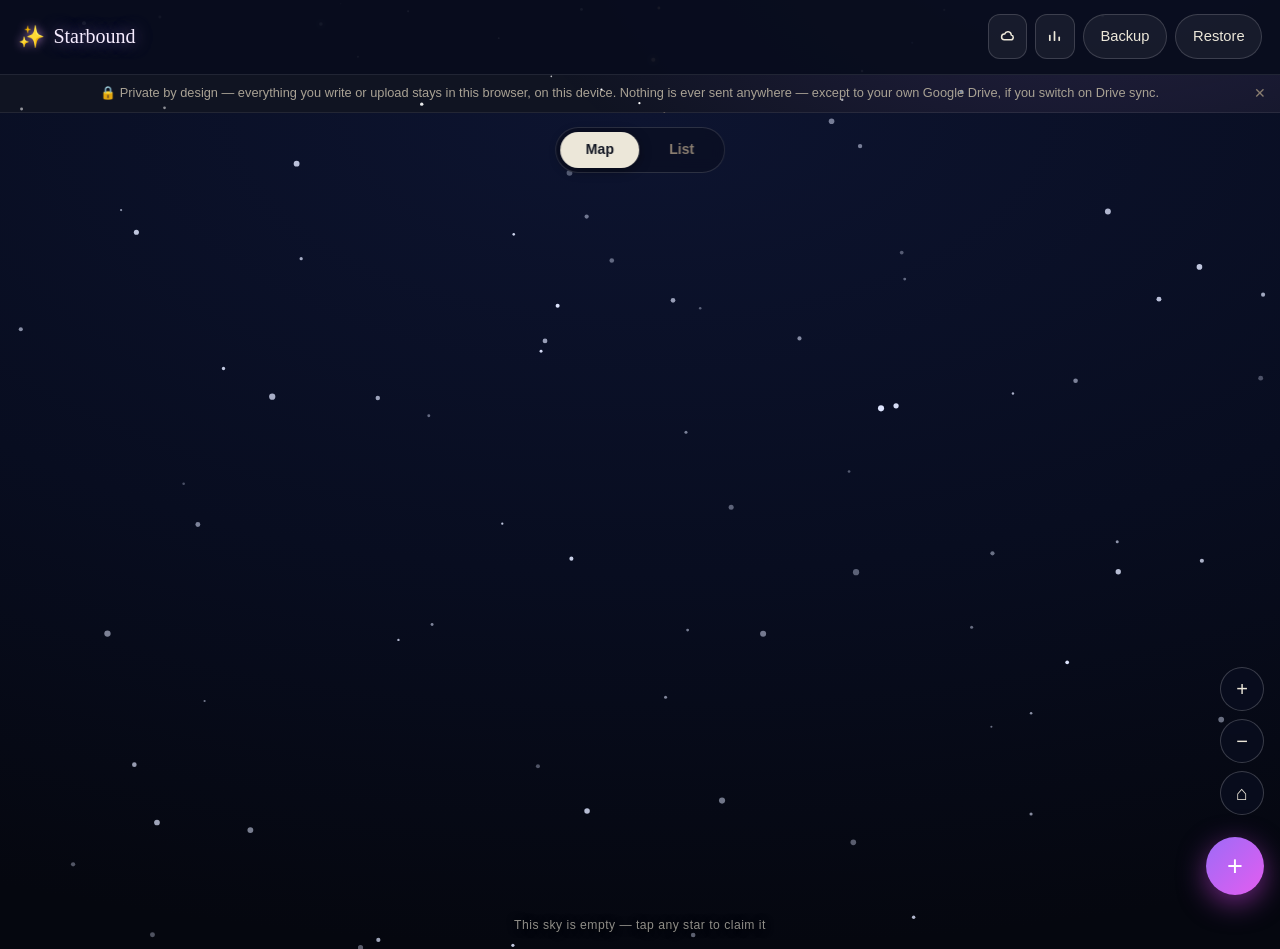
<file: index.html>
<!DOCTYPE html>
<html lang="en">
<head>
<meta charset="utf-8">
<meta name="viewport" content="width=device-width, initial-scale=1, viewport-fit=cover">
<meta name="theme-color" content="#070b1a">
<meta name="description" content="Starbound — a private sky for the words you still need to say. Name a star for those you miss, or for yourself — everything stays on your device.">
<title>Starbound — letters to the stars</title>
<link rel="manifest" href="manifest.webmanifest">
<link rel="icon" type="image/svg+xml" href="icons/favicon.svg">
<link rel="apple-touch-icon" href="icons/icon-192.png">
<script>
  // First-paint routing: the browser may paint before app.js runs, so decide
  // here which view the URL wants and hide the other one immediately.
  (function () {
    try {
      var m = location.hash.match(/^#\/space\/(.+)$/);
      document.documentElement.className += m ? ' boot-space' : ' boot-spaces';
    } catch (e) {}
  })();
</script>
<link rel="stylesheet" href="styles.css?v=19">
</head>
<body>

<header class="topbar">
  <div class="brand">
    <span class="brand-mark" aria-hidden="true">✨</span>
    <span class="brand-name">Starbound</span>
  </div>
  <div class="top-actions">
    <button id="btn-drive" class="btn btn-ghost btn-icon" type="button" aria-label="Google Drive sync" title="Sync with Google Drive" hidden>
      <svg width="15" height="15" viewBox="0 0 16 16" fill="none" stroke="currentColor" stroke-width="1.6" stroke-linecap="round" stroke-linejoin="round" aria-hidden="true">
        <path d="M4.6 12.6h6.9a2.6 2.6 0 0 0 .5-5.15 3.6 3.6 0 0 0-7-1.05A2.75 2.75 0 0 0 4.6 12.6Z"/>
      </svg>
    </button>
    <button id="btn-stats" class="btn btn-ghost btn-icon" type="button" aria-label="Your sky in numbers">
      <svg width="15" height="15" viewBox="0 0 16 16" fill="none" stroke="currentColor" stroke-width="1.8" stroke-linecap="round" aria-hidden="true">
        <line x1="3" y1="13" x2="3" y2="8"/><line x1="8" y1="13" x2="8" y2="4"/><line x1="13" y1="13" x2="13" y2="10"/>
      </svg>
    </button>
    <button id="btn-export" class="btn btn-ghost" type="button">Backup</button>
    <button id="btn-import" class="btn btn-ghost" type="button">Restore</button>
    <input type="file" id="import-file" accept="application/json,.json" hidden>
  </div>
</header>

<p class="privacy-note" id="privacy-note">
  <span aria-hidden="true">🔒</span>
  Private by design — everything you write or upload stays in this browser, on this device. Nothing is ever sent anywhere — except to your own Google Drive, if you switch on Drive sync.
  <button type="button" id="privacy-dismiss" class="privacy-dismiss" aria-label="Dismiss">✕</button>
</p>

<!-- ============ HOME: MAP + LIST ============ -->
<main id="view-spaces" class="view view-home">
  <div class="view-toggle home-toggle" role="tablist" aria-label="Choose view">
    <button id="tab-map" class="view-tab active" role="tab" aria-selected="true" type="button">Map</button>
    <button id="tab-list" class="view-tab" role="tab" aria-selected="false" type="button">List</button>
  </div>
  <section id="home-map" class="home-map" aria-label="Sky map">
    <canvas id="mapview-canvas"></canvas>
    <div class="map-controls">
      <button id="map-zoom-in" type="button" aria-label="Zoom in">+</button>
      <button id="map-zoom-out" type="button" aria-label="Zoom out">−</button>
      <button id="map-recenter" type="button" aria-label="Go to my stars">⌂</button>
    </div>
    <p class="map-hint" id="map-hint">Drag to explore the sky · tap a star to claim it</p>
    <button id="btn-new-space-fab" class="map-fab" type="button" aria-label="Name a new star">+</button>
  </section>
  <section id="home-list" class="home-list" hidden aria-label="Star list">
    <div id="list-rows"></div>
    <button id="btn-new-space" class="btn btn-primary btn-new-space" type="button">+ New star</button>
  </section>
</main>

<!-- ============ STAR DETAIL ============ -->
<main id="view-space" class="view" hidden>
  <button id="btn-back" class="btn btn-ghost btn-back" type="button">← All stars</button>

  <section class="space-hero">
    <img id="space-photo" class="space-photo" alt="" hidden>
    <div class="space-hero-text">
      <h1 id="space-name"></h1>
      <p id="space-dates" class="space-dates"></p>
      <p id="space-dedication" class="space-dedication"></p>
    </div>
    <div class="space-hero-actions">
      <button id="btn-edit-space" class="btn btn-ghost" type="button">Edit</button>
      <button id="btn-delete-space" class="btn btn-danger-ghost" type="button">Destroy</button>
    </div>
  </section>

  <section id="timeline" class="timeline" aria-live="polite"></section>
  <p id="timeline-empty" class="empty-sub center" hidden>Nothing here yet — write the first one below.</p>

  <section class="composer" aria-label="New message">
    <div id="pending" class="pending"></div>
    <label class="sr-only" for="composer-text">Write a message</label>
    <textarea id="composer-text" rows="2" placeholder="Write…"></textarea>
    <div class="composer-row">
      <button id="btn-attach-photo" class="btn btn-icon" type="button" title="Attach a photo" aria-label="Attach a photo">📷</button>
      <button id="btn-attach-video" class="btn btn-icon" type="button" title="Attach a video" aria-label="Attach a video">🎬</button>
      <button id="btn-record" class="btn btn-icon" type="button" title="Record a voice note" aria-label="Record a voice note">🎙️</button>
      <button id="btn-send" class="btn btn-primary" type="button">Send</button>
    </div>
    <div id="recorder" class="recorder" hidden>
      <span class="rec-dot" aria-hidden="true"></span>
      <span id="rec-time">0:00</span>
      <button id="btn-stop-rec" class="btn btn-danger" type="button">Stop</button>
    </div>
    <input type="file" id="file-photo" accept="image/*" hidden>
    <input type="file" id="file-video" accept="video/*" hidden>
  </section>
</main>

<!-- ============ STAR DIALOG ============ -->
<dialog id="space-dialog">
  <form id="space-form" method="dialog">
    <h2 id="space-dialog-title">New star</h2>
    <label class="field">
      <span>Name *</span>
      <input id="f-name" type="text" required maxlength="80" autocomplete="off" placeholder="e.g. Ammachi, or “Morning pages”">
    </label>
    <label class="field">
      <span>Photo</span>
      <input id="f-photo" type="file" accept="image/*">
    </label>
    <div class="field-row">
      <label class="field">
        <span>Dates</span>
        <input id="f-dates" type="text" maxlength="40" autocomplete="off" placeholder="e.g. 1940 – 2020">
      </label>
    </div>
    <label class="field">
      <span>About this star</span>
      <input id="f-dedication" type="text" maxlength="140" autocomplete="off" placeholder="e.g. Letters I never sent">
    </label>
    <div class="dialog-actions">
      <button type="button" id="btn-cancel-space" class="btn btn-ghost">Cancel</button>
      <button type="submit" class="btn btn-primary">Save</button>
    </div>
  </form>
</dialog>

<script src="vendor/sweetalert2.min.js?v=1"></script>
<script src="app.js?v=28"></script>
  <script src="drive-sync.js?v=3"></script>
</body>
</html>
</file>
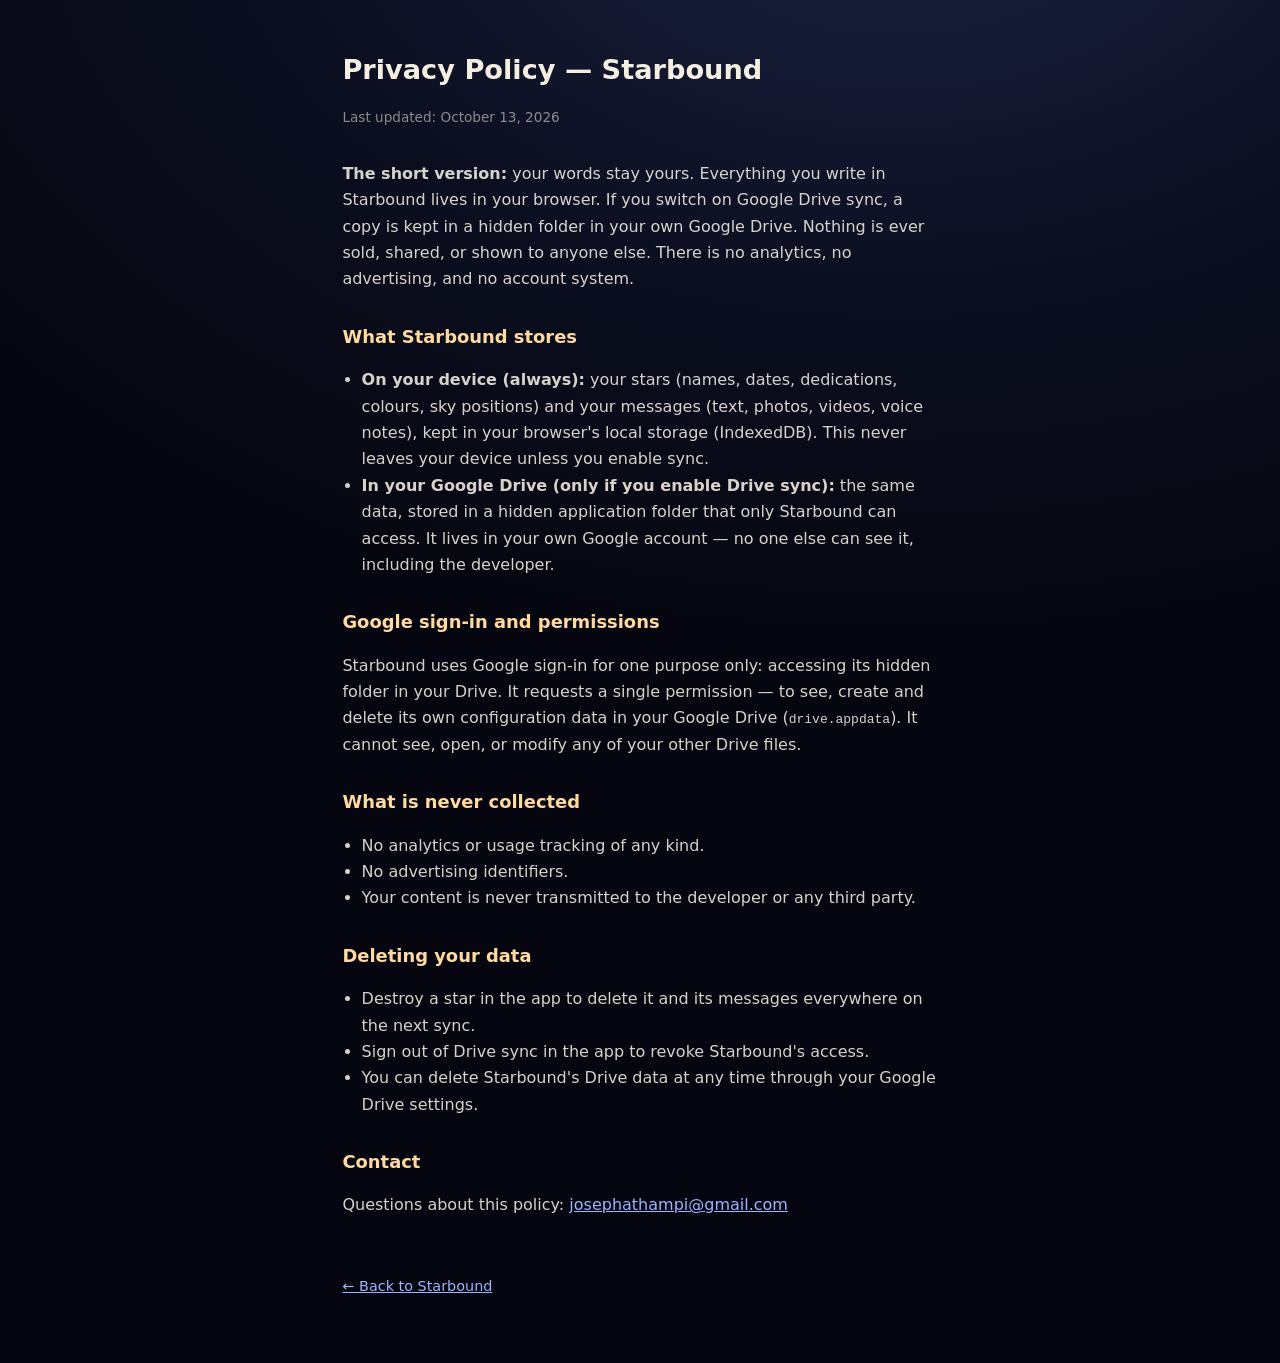
<file: privacy.html>
<!DOCTYPE html>
<html lang="en">
<head>
<meta charset="utf-8">
<meta name="viewport" content="width=device-width, initial-scale=1">
<title>Privacy Policy — Starbound</title>
<link rel="icon" href="icons/favicon.svg" type="image/svg+xml">
<style>
  :root { color-scheme: dark; }
  * { box-sizing: border-box; }
  body {
    margin: 0; min-height: 100vh; color: #f5efe2;
    font-family: system-ui, -apple-system, "Segoe UI", sans-serif;
    background: radial-gradient(1200px 800px at 70% -10%, #1b2342 0%, #0b0e1f 55%, #05060f 100%);
    line-height: 1.65;
  }
  main { max-width: 640px; margin: 0 auto; padding: 3rem 1.4rem 4rem; }
  h1 { font-size: 1.7rem; margin: 0 0 0.2rem; }
  .updated { color: rgba(245,239,226,.55); font-size: .85rem; margin-bottom: 2rem; }
  h2 { font-size: 1.12rem; margin: 1.8rem 0 0.5rem; color: #ffd9a0; }
  p, li { color: rgba(245,239,226,.88); }
  ul { padding-left: 1.2rem; }
  a { color: #9db4ff; }
  .back { display: inline-block; margin-top: 2.5rem; font-size: .9rem; }
</style>
</head>
<body>
<main>
  <h1>Privacy Policy — Starbound</h1>
  <p class="updated">Last updated: October 13, 2026</p>

  <p><strong>The short version:</strong> your words stay yours. Everything you
  write in Starbound lives in your browser. If you switch on Google Drive sync,
  a copy is kept in a hidden folder in your own Google Drive. Nothing is ever
  sold, shared, or shown to anyone else. There is no analytics, no advertising,
  and no account system.</p>

  <h2>What Starbound stores</h2>
  <ul>
    <li><strong>On your device (always):</strong> your stars (names, dates,
    dedications, colours, sky positions) and your messages (text, photos,
    videos, voice notes), kept in your browser's local storage (IndexedDB).
    This never leaves your device unless you enable sync.</li>
    <li><strong>In your Google Drive (only if you enable Drive sync):</strong>
    the same data, stored in a hidden application folder that only Starbound
    can access. It lives in your own Google account — no one else can see it,
    including the developer.</li>
  </ul>

  <h2>Google sign-in and permissions</h2>
  <p>Starbound uses Google sign-in for one purpose only: accessing its hidden
  folder in your Drive. It requests a single permission — to see, create and
  delete its own configuration data in your Google Drive
  (<code>drive.appdata</code>). It cannot see, open, or modify any of your
  other Drive files.</p>

  <h2>What is never collected</h2>
  <ul>
    <li>No analytics or usage tracking of any kind.</li>
    <li>No advertising identifiers.</li>
    <li>Your content is never transmitted to the developer or any third party.</li>
  </ul>

  <h2>Deleting your data</h2>
  <ul>
    <li>Destroy a star in the app to delete it and its messages everywhere on
    the next sync.</li>
    <li>Sign out of Drive sync in the app to revoke Starbound's access.</li>
    <li>You can delete Starbound's Drive data at any time through your Google
    Drive settings.</li>
  </ul>

  <h2>Contact</h2>
  <p>Questions about this policy: <a href="mailto:josephathampi@gmail.com">josephathampi@gmail.com</a></p>

  <a class="back" href="./">← Back to Starbound</a>
</main>
</body>
</html>
</file>
<file: styles.css>
/* Starbound — calm, warm, minimal. System fonts only. */

:root {
  --paper: #faf7f1;
  --card: #ffffff;
  --ink: #2c2620;
  --muted: #8a7e70;
  --line: #e7dfd2;
  --accent: #a5762f;
  --accent-soft: #f3e8d3;
  --danger: #a33b2e;
  --radius: 14px;
  --shadow: 0 1px 3px rgba(60, 45, 25, 0.08), 0 4px 14px rgba(60, 45, 25, 0.06);
}

* { box-sizing: border-box; }

html { -webkit-text-size-adjust: 100%; }

body {
  margin: 0;
  background: var(--paper);
  color: var(--ink);
  font-family: -apple-system, BlinkMacSystemFont, "Segoe UI", Roboto, Helvetica, Arial, sans-serif;
  line-height: 1.55;
  min-height: 100vh;
  padding-bottom: env(safe-area-inset-bottom);
}

h1, h2, .serif {
  font-family: Georgia, "Times New Roman", serif;
  font-weight: 600;
  letter-spacing: 0.01em;
}

.sr-only {
  position: absolute; width: 1px; height: 1px;
  overflow: hidden; clip: rect(0 0 0 0); white-space: nowrap;
}

/* ---------- top bar ---------- */
.topbar {
  display: flex; align-items: center; justify-content: space-between;
  padding: 0.9rem 1.1rem;
  border-bottom: 1px solid var(--line);
  background: var(--card);
  position: sticky; top: 0; z-index: 20;
  transition: opacity 0.5s ease;
}
/* cinematic mode: during birth/supernova animations the foreground UI gets
   out of the way so the event owns the whole sky */
body.cinematic .topbar,
body.cinematic .view,
body.cinematic .privacy-note {
  opacity: 0;
  pointer-events: none;
}
.brand { display: flex; align-items: center; gap: 0.55rem; }
.brand-mark { font-size: 1.35rem; }
.brand-name { font-family: Georgia, serif; font-size: 1.25rem; }
.top-actions { display: flex; gap: 0.5rem; }
.btn-icon { padding: 0.55rem 0.7rem; line-height: 1; }
.btn.drive-off { opacity: 0.55; }
/* ---------- drive sync dialog ---------- */
.sb-swal .drive-blurb {
  font-size: 0.92rem; line-height: 1.55;
  color: rgba(245, 239, 226, 0.82);
  margin: 0.4rem 0 0.2rem;
}

.privacy-note {
  margin: 0; padding: 0.55rem 2.4rem 0.55rem 1.1rem;
  font-size: 0.8rem; color: var(--muted);
  background: var(--accent-soft);
  border-bottom: 1px solid var(--line);
  text-align: center;
  position: relative;
  transition: opacity 0.5s ease;
}
.privacy-note[hidden] { display: none; }
.privacy-dismiss {
  position: absolute; right: 0.5rem; top: 50%;
  transform: translateY(-50%);
  background: none; border: none; cursor: pointer;
  color: var(--muted); font-size: 0.85rem; line-height: 1;
  padding: 0.4rem;
}
.privacy-dismiss:hover { color: var(--ink); }

/* ---------- buttons ---------- */
.btn {
  font: inherit; font-size: 0.92rem;
  border: 1px solid var(--line); border-radius: 999px;
  background: var(--card); color: var(--ink);
  padding: 0.5rem 1.05rem; cursor: pointer;
  transition: background 0.15s, transform 0.05s;
}
.btn:active { transform: scale(0.97); }
.btn-primary {
  background: var(--ink); border-color: var(--ink); color: #fff;
}
.btn-ghost { background: transparent; }
.btn-danger { background: var(--danger); border-color: var(--danger); color: #fff; }
.btn-danger-ghost { background: transparent; color: var(--danger); border-color: #e3c4bd; }
.btn-icon { font-size: 1.15rem; padding: 0.45rem 0.7rem; border-radius: 12px; }
.btn-icon.recording { background: var(--danger); border-color: var(--danger); color: #fff; }
.btn:disabled { opacity: 0.45; cursor: default; }

/* ---------- views ---------- */
.view { max-width: 720px; margin: 0 auto; padding: 1.1rem; transition: opacity 0.5s ease; }
/* first-paint routing (see the inline script in <head>): the app removes the
   boot-* class once it takes over visibility with the hidden attribute */
html.boot-space #view-spaces,
html.boot-spaces #view-space { display: none; }

.empty { text-align: center; padding: 3.5rem 1rem; color: var(--muted); }
.empty-title { font-family: Georgia, serif; font-size: 1.4rem; color: var(--ink); margin: 0 0 0.4rem; }
.empty-sub { margin: 0.3rem 0; }
.center { text-align: center; }

.btn-new-space { display: block; margin: 0 auto; }
/* ---------- space detail ---------- */
.btn-back { margin-bottom: 1rem; }
.space-hero {
  background: var(--card); border: 1px solid var(--line);
  border-radius: var(--radius); box-shadow: var(--shadow);
  padding: 1.2rem; margin-bottom: 1.2rem;
  display: flex; gap: 1rem; align-items: center; flex-wrap: wrap;
}
.space-photo {
  width: 84px; height: 84px; border-radius: 50%;
  object-fit: cover; border: 2px solid var(--line); flex: none;
}
.space-hero-text { flex: 1 1 180px; }
.space-hero-text h1 { margin: 0 0 0.15rem; font-size: 1.5rem; }
.space-dates { margin: 0; color: var(--muted); font-size: 0.9rem; }
.space-dedication { margin: 0.3rem 0 0; font-style: italic; color: var(--muted); }
.space-hero-actions { display: flex; gap: 0.5rem; margin-left: auto; }

/* ---------- timeline ---------- */
.timeline { display: flex; flex-direction: column; gap: 0.9rem; margin-bottom: 1.2rem; }
.msg {
  background: var(--card); border: 1px solid var(--line);
  border-radius: var(--radius); box-shadow: var(--shadow);
  padding: 0.85rem 1rem; max-width: 92%;
}
.msg-head { display: flex; justify-content: space-between; align-items: baseline; gap: 0.6rem; margin-bottom: 0.35rem; }
.msg-time { font-size: 0.75rem; color: var(--muted); white-space: nowrap; }
.msg-del {
  border: none; background: none; color: var(--muted);
  font-size: 0.85rem; cursor: pointer; padding: 0.1rem 0.3rem;
}
.msg-del:hover { color: var(--danger); }
.msg p { margin: 0; white-space: pre-wrap; word-break: break-word; }
.msg img, .msg video {
  max-width: 100%; border-radius: 10px; display: block; margin-top: 0.4rem;
}
.msg audio { width: 100%; margin-top: 0.4rem; }
.msg .msg-label { font-size: 0.78rem; color: var(--muted); margin-bottom: 0.2rem; }

/* ---------- composer ---------- */
.composer {
  position: sticky; bottom: 0;
  background: var(--card); border: 1px solid var(--line);
  border-radius: var(--radius); box-shadow: var(--shadow);
  padding: 0.8rem; margin-bottom: 0.5rem;
}
.composer textarea {
  width: 100%; font: inherit; resize: vertical; min-height: 2.6rem;
  border: 1px solid var(--line); border-radius: 10px;
  padding: 0.6rem 0.75rem; background: var(--paper); color: var(--ink);
}
.composer textarea:focus { outline: 2px solid var(--accent-soft); border-color: var(--accent); }
.composer-row { display: flex; gap: 0.5rem; margin-top: 0.6rem; align-items: center; }
.composer-row .btn-primary { margin-left: auto; }

.pending { display: flex; flex-direction: column; gap: 0.5rem; margin-bottom: 0.6rem; }
.pending:empty { display: none; }
.pending-item {
  display: flex; align-items: center; gap: 0.6rem;
  background: var(--paper); border: 1px dashed var(--line);
  border-radius: 10px; padding: 0.45rem 0.6rem; font-size: 0.85rem;
}
.pending-item img { width: 44px; height: 44px; object-fit: cover; border-radius: 8px; }
.pending-item audio { flex: 1; min-width: 0; height: 32px; }
.pending-item button { margin-left: auto; border: none; background: none; cursor: pointer; color: var(--muted); font-size: 1rem; }

.recorder {
  display: flex; align-items: center; gap: 0.6rem;
  margin-top: 0.6rem; padding: 0.5rem 0.7rem;
  background: #fbeeee; border: 1px solid #e3c4bd; border-radius: 10px;
  font-variant-numeric: tabular-nums;
}
.recorder[hidden] { display: none; }
.rec-dot {
  width: 10px; height: 10px; border-radius: 50%;
  background: var(--danger); animation: pulse 1.2s infinite;
}
@keyframes pulse { 50% { opacity: 0.35; } }

/* ---------- dialog ---------- */
dialog {
  border: 1px solid var(--line); border-radius: var(--radius);
  padding: 1.4rem; max-width: 420px; width: calc(100vw - 3rem);
  box-shadow: 0 12px 40px rgba(60, 45, 25, 0.18);
  background: var(--card); color: var(--ink);
}
dialog::backdrop { background: rgba(44, 38, 32, 0.45); }
dialog h2 { margin: 0 0 1rem; font-size: 1.3rem; }
.field { display: block; margin-bottom: 0.9rem; }
.field > span { display: block; font-size: 0.85rem; color: var(--muted); margin-bottom: 0.3rem; }
.field input[type="text"] {
  width: 100%; font: inherit; padding: 0.55rem 0.7rem;
  border: 1px solid var(--line); border-radius: 10px; background: var(--paper);
}
.field input[type="file"] { font: inherit; font-size: 0.88rem; }
.dialog-actions { display: flex; justify-content: flex-end; gap: 0.6rem; margin-top: 1.1rem; }

@media (max-width: 480px) {
  .view { padding: 0.9rem; }
  .space-hero-actions { margin-left: 0; width: 100%; }
}

/* ---------- release-to-stars send animation ---------- */
.stars-overlay {
  position: fixed; inset: 0; z-index: 100;
  background: radial-gradient(120% 90% at 50% 110%, #1b2340 0%, #0d1226 55%, #060912 100%);
  display: flex; align-items: center; justify-content: center;
  pointer-events: none;
}
.stars-overlay.clear {
  background: transparent;
}
.stars-canvas {
  position: absolute; inset: 0; width: 100%; height: 100%;
}
.stars-message {
  position: absolute; left: 50%; top: 50%;
  transform: translate(-50%, -50%);
  max-width: min(78vw, 420px);
  color: #f5efe2;
  font-family: Georgia, "Times New Roman", serif;
  font-size: 1.25rem; line-height: 1.6; text-align: center;
  text-shadow: 0 1px 12px rgba(0, 0, 0, 0.6);
}
.stars-message p { margin: 0; }
.stars-attachments { margin-top: 0.6rem; font-size: 1.6rem; }
.stars-caption {
  position: absolute; left: 0; right: 0; bottom: 12vh;
  text-align: center;
  color: rgba(245, 239, 226, 0.75);
  font-size: 0.82rem; letter-spacing: 0.22em; text-transform: uppercase;
  opacity: 0;
}

/* ---------- styled dialogs (SweetAlert2) ---------- */
.sb-swal {
  border: 1px solid rgba(255, 255, 255, 0.12);
  border-radius: 18px;
  box-shadow: 0 18px 60px rgba(0, 0, 0, 0.65), 0 0 60px rgba(124, 92, 255, 0.12);
  font-family: inherit;
  padding: 1.8rem 1.6rem 1.5rem;
}
.sb-swal .swal2-html-container {
  color: rgba(245, 239, 226, 0.88);
  font-size: 1.02rem;
  line-height: 1.55;
  margin: 0.4em 0 0;
}
.sb-swal .swal2-actions { margin-top: 1.4em; gap: 0.6rem; }
.sb-swal .swal2-confirm,
.sb-swal .swal2-cancel {
  border-radius: 999px;
  padding: 0.55em 1.7em;
  font-weight: 600;
  font-size: 0.95rem;
}
.sb-swal .swal2-cancel {
  background: rgba(255, 255, 255, 0.1) !important;
  color: #f5efe2 !important;
}

/* ---------- home: map / list toggle ---------- */
.view-toggle {
  display: flex;
  gap: 0.25rem;
  background: rgba(255, 255, 255, 0.06);
  border: 1px solid var(--line);
  border-radius: 999px;
  padding: 0.25rem;
  margin: 0 auto 0.9rem;
  width: max-content;
}
.view-tab {
  border: none; background: none; cursor: pointer;
  color: var(--muted);
  font: inherit; font-size: 0.88rem; font-weight: 600;
  padding: 0.45rem 1.6rem;
  border-radius: 999px;
  -webkit-tap-highlight-color: transparent;
}
.view-tab.active {
  background: #ece7d9; color: #141824;
  box-shadow: 0 2px 12px rgba(0, 0, 0, 0.4);
}

/* ---------- home: fullscreen sky ---------- */
.view-home { max-width: none; padding: 0; }
.home-toggle {
  position: absolute; top: 0.85rem; left: 50%; transform: translateX(-50%);
  z-index: 10; margin: 0;
  background: rgba(10, 14, 32, 0.62);
  border-color: rgba(255, 255, 255, 0.14);
  backdrop-filter: blur(8px); -webkit-backdrop-filter: blur(8px);
}

/* ---------- interactive sky map (edge to edge, no box) ---------- */
.home-map {
  position: relative;
  height: calc(100dvh - 64px);
  min-height: 430px;
  overflow: hidden;
  touch-action: none;
  background: radial-gradient(130% 100% at 50% 0%, #0d1430 0%, #080d20 55%, #05070f 100%);
}
#mapview-canvas {
  position: absolute; inset: 0; width: 100%; height: 100%;
  display: block;
}
.map-controls {
  position: absolute; right: 1rem; bottom: 8.4rem;
  display: flex; flex-direction: column; gap: 0.5rem;
  z-index: 6;
}
.map-controls button {
  width: 44px; height: 44px; border-radius: 50%;
  border: 1px solid rgba(255, 255, 255, 0.2);
  background: rgba(10, 14, 32, 0.72);
  color: #ece7d9; font-size: 1.25rem; line-height: 1;
  cursor: pointer; backdrop-filter: blur(4px);
  -webkit-tap-highlight-color: transparent;
}
.map-controls button:active { transform: scale(0.92); }
.map-hint {
  position: absolute; left: 0; right: 0; bottom: 0.9rem;
  margin: 0; text-align: center;
  color: rgba(236, 231, 217, 0.6); font-size: 0.76rem; letter-spacing: 0.04em;
  text-shadow: 0 1px 8px rgba(0, 0, 0, 0.9);
  pointer-events: none;
  padding: 0 1rem;
}
.map-fab {
  position: absolute; right: 1rem; bottom: 3.4rem; z-index: 6;
  width: 58px; height: 58px; border-radius: 50%;
  border: none; cursor: pointer;
  background: linear-gradient(135deg, #9d6bf7, #e35df0);
  color: #fff; font-size: 1.7rem; line-height: 1;
  box-shadow: 0 8px 28px rgba(217, 70, 239, 0.5);
  -webkit-tap-highlight-color: transparent;
}
.map-fab:active { transform: scale(0.92); }

/* ---------- star list ---------- */
.home-list {
  max-width: 720px; margin: 0 auto; width: 100%;
  padding: 4.4rem 1.1rem 1.5rem;
  min-height: calc(100dvh - 64px);
}
.star-row {
  display: flex; align-items: center; gap: 0.9rem;
  width: 100%; text-align: left;
  background: var(--card); border: 1px solid var(--line);
  border-radius: 16px; padding: 0.85rem 1rem;
  margin-bottom: 0.6rem; cursor: pointer;
  font: inherit; color: inherit;
  -webkit-tap-highlight-color: transparent;
}
.star-row:active { transform: scale(0.99); }
.star-row-dot {
  flex: none; width: 13px; height: 13px; border-radius: 50%;
  background: radial-gradient(circle, #fff 0%, rgba(var(--hue, 255, 220, 180), 0.95) 55%, rgba(var(--hue, 255, 220, 180), 0) 75%);
  box-shadow: 0 0 10px 3px rgba(var(--hue, 255, 220, 180), 0.5);
}
.star-row-text { flex: 1; min-width: 0; }
.star-row-name {
  display: block; font-weight: 600; font-size: 1rem;
  overflow: hidden; text-overflow: ellipsis; white-space: nowrap;
}
.star-row-sub { display: block; color: var(--muted); font-size: 0.8rem; margin-top: 0.1rem; }
.star-row-go { color: var(--muted); font-size: 1.1rem; }

/* ---------- your sky in numbers ---------- */
.sb-swal .stat-row {
  display: flex; justify-content: space-between; align-items: baseline;
  padding: 0.45rem 0.1rem;
  border-bottom: 1px solid rgba(255, 255, 255, 0.08);
  font-size: 0.98rem;
}
.sb-swal .stat-row strong { font-size: 1.15rem; }
.sb-swal .stat-sub {
  font-size: 0.82rem; color: rgba(245, 239, 226, 0.6);
  padding: 0.4rem 0.1rem 0.2rem; text-align: left;
}
.sb-swal .stat-foot {
  margin: 1rem 0 0; font-size: 0.8rem;
  color: rgba(245, 239, 226, 0.55); font-style: italic;
}

/* ---------- dark starry space view ---------- */
#starfield {
  position: fixed; inset: 0; width: 100%; height: 100%;
  display: none; pointer-events: none; z-index: 0;
}
body.in-space { background: #070b1a; color: #ece7d9; }
body.in-space #starfield { display: block; }
body.in-space .view { position: relative; z-index: 1; }
body.in-space .topbar {
  background: rgba(9, 13, 30, 0.94);
  border-color: rgba(255, 255, 255, 0.1);
  color: #ece7d9;
}
body.in-space .privacy-note {
  background: rgba(255, 255, 255, 0.04);
  border-color: rgba(255, 255, 255, 0.08);
  color: #a9a294;
}
body.in-space .space-hero,
body.in-space .star-row,
body.in-space .msg,
body.in-space .composer {
  background: rgba(255, 255, 255, 0.05);
  border-color: rgba(255, 255, 255, 0.12);
  color: #ece7d9;
  box-shadow: none;
}
body.in-space .space-dates,
body.in-space .space-dedication,
body.in-space .msg-time,
body.in-space .msg .msg-label,
body.in-space .msg-del,
body.in-space .empty-sub { color: #a9a294; }
body.in-space .composer {
  background: #0c1124;
  box-shadow: 0 -10px 34px rgba(0, 0, 0, 0.55);
}
body.in-space .composer textarea {
  background: rgba(255, 255, 255, 0.06);
  border-color: rgba(255, 255, 255, 0.14);
  color: #ece7d9;
}
body.in-space .composer textarea::placeholder { color: #7d7668; }
body.in-space .btn {
  background: rgba(255, 255, 255, 0.06);
  border-color: rgba(255, 255, 255, 0.16);
  color: #ece7d9;
}
body.in-space .btn-primary { background: #ece7d9; border-color: #ece7d9; color: #141824; }
body.in-space .btn-danger-ghost { color: #e08a7d; border-color: rgba(224, 138, 125, 0.4); }
body.in-space .pending-item {
  background: rgba(255, 255, 255, 0.05);
  border-color: rgba(255, 255, 255, 0.14);
}
body.in-space .space-photo { border-color: rgba(255, 255, 255, 0.2); }
body.in-space .recorder { background: rgba(163, 59, 46, 0.16); border-color: rgba(224, 138, 125, 0.4); }

/* ---------- fun cosmic layer ---------- */
body.in-space { background: #070b1a; }
body.in-space::before {
  content: "";
  position: fixed; inset: 0; z-index: 0;
  pointer-events: none;
  background:
    radial-gradient(1000px 600px at 85% -10%, rgba(139, 92, 246, 0.16), transparent 60%),
    radial-gradient(800px 520px at 8% 108%, rgba(217, 70, 239, 0.12), transparent 60%),
    radial-gradient(600px 420px at 50% 55%, rgba(56, 189, 248, 0.05), transparent 65%);
}
body.in-space .privacy-note { position: relative; z-index: 1; }
body.in-space .brand-name {
  color: #f6ecff;
  text-shadow: 0 0 16px rgba(216, 180, 254, 0.55), 0 0 44px rgba(217, 70, 239, 0.28);
}
body.in-space .brand-mark {
  display: inline-block;
  animation: floaty 4s ease-in-out infinite;
  text-shadow: 0 0 10px rgba(240, 171, 252, 0.8);
}
@keyframes floaty { 50% { transform: translateY(-4px) rotate(8deg); } }
body.in-space .empty-title {
  color: #f6ecff;
  text-shadow: 0 0 24px rgba(216, 180, 254, 0.35);
}
body.in-space .btn {
  transition: transform 0.12s, box-shadow 0.2s, background 0.15s, border-color 0.15s;
  -webkit-tap-highlight-color: transparent;
}
body.in-space .btn:hover { transform: translateY(-1px); }
body.in-space .btn:active { transform: translateY(0) scale(0.98); }
body.in-space .btn-primary {
  background: linear-gradient(135deg, #8b5cf6, #d946ef);
  border: none;
  color: #fff;
  font-weight: 600;
  box-shadow: 0 4px 22px rgba(217, 70, 239, 0.35);
}
body.in-space .btn-primary:hover {
  box-shadow: 0 6px 30px rgba(217, 70, 239, 0.55);
  background: linear-gradient(135deg, #9d6bf7, #e35df0);
}
body.in-space .composer textarea:focus {
  outline: none;
  border-color: rgba(196, 181, 253, 0.6);
  box-shadow: 0 0 0 3px rgba(139, 92, 246, 0.25);
}
body.in-space .msg { position: relative; overflow: hidden; }
body.in-space .msg::before {
  content: "";
  position: absolute; left: 0; top: 0; bottom: 0; width: 3px;
  background: linear-gradient(180deg, #8b5cf6, #d946ef, #fcd34d);
  opacity: 0.85;
}
body.in-space .stars-caption { letter-spacing: 0.28em; }
body.in-space dialog {
  background: #0d1330;
  border-color: rgba(255, 255, 255, 0.14);
  color: #ece7d9;
  box-shadow: 0 20px 60px rgba(0, 0, 0, 0.6), 0 0 44px rgba(139, 92, 246, 0.14);
}
body.in-space dialog::backdrop { background: rgba(4, 6, 16, 0.7); }
body.in-space .field > span { color: #a9a294; }
body.in-space .field input[type="text"] {
  background: rgba(255, 255, 255, 0.06);
  border-color: rgba(255, 255, 255, 0.14);
  color: #ece7d9;
}
body.in-space .field input[type="file"] { color: #a9a294; }
body.in-space .field input[type="file"]::file-selector-button {
  font: inherit; font-size: 0.85rem; font-weight: 600;
  background: rgba(139, 92, 246, 0.18); color: #ddd0fe;
  border: 1px solid rgba(196, 181, 253, 0.4); border-radius: 999px;
  padding: 0.45rem 1rem; margin-right: 0.7rem; cursor: pointer;
  transition: background 0.15s, box-shadow 0.2s;
}
body.in-space .field input[type="file"]::file-selector-button:hover {
  background: rgba(139, 92, 246, 0.32);
  box-shadow: 0 2px 14px rgba(139, 92, 246, 0.35);
}
@media (prefers-reduced-motion: reduce) {
  body.in-space .brand-mark { animation: none; }
  body.in-space .btn { transition: none; }
}
</file>
